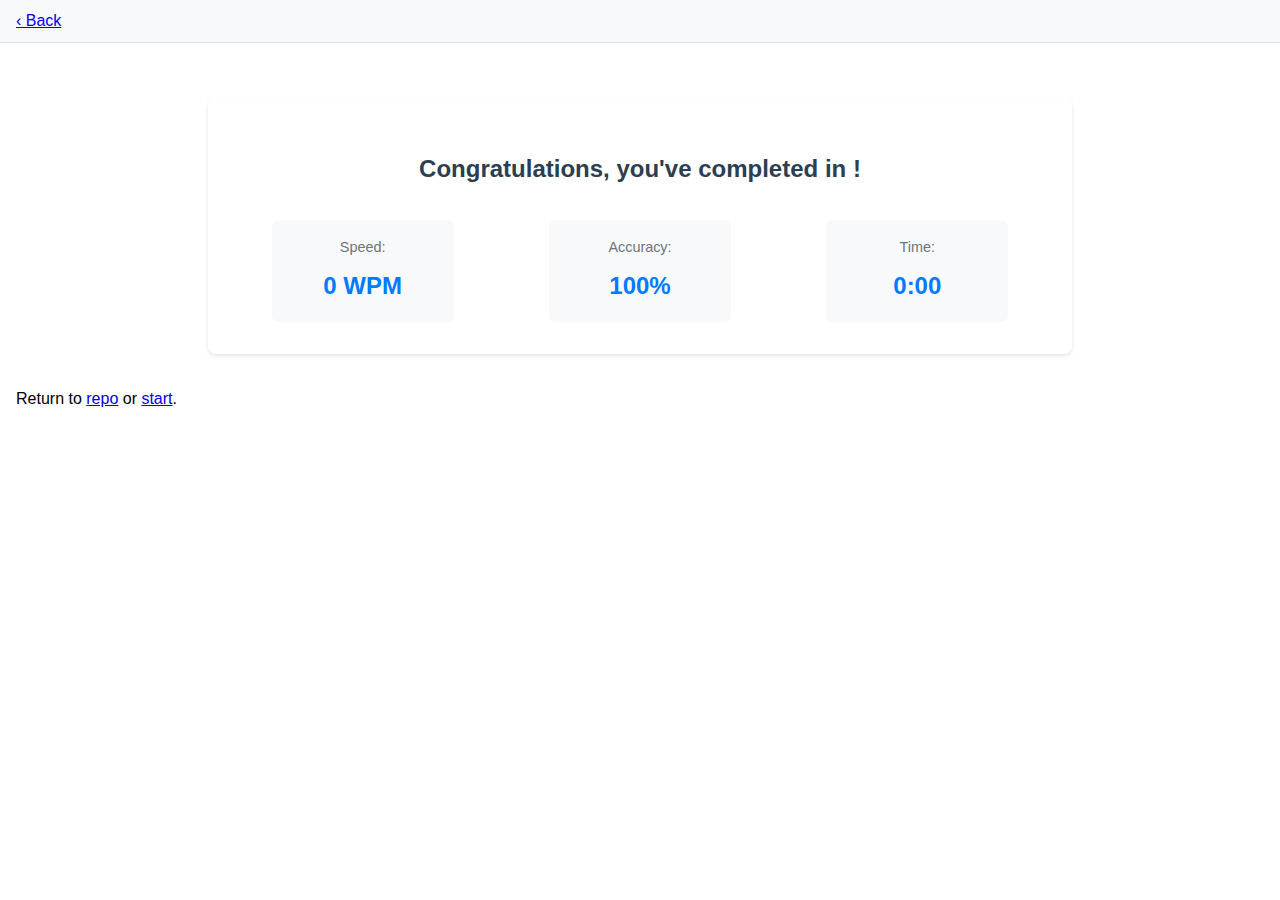
<file: complete.html>
<!DOCTYPE html>
<html lang="en">
<head>
	<meta charset="UTF-8">
	<meta name="viewport" content="width=device-width, initial-scale=1.0">
	<meta name="description" content="Type - A typing practice website for programmers">
	<title>Type</title>
	<link rel="stylesheet" href="css/main.css">
</head>
<body>
	<div id="toolbar">
		<a href="index.html" class="button" id="back">&#8249; Back</a>
	</div>

	<div id="content">
		<p id="congrats"></p>
		<p>Return to <a href="repo.html" id="repo">repo</a> or <a href="index.html">start</a>.</p>
	</div>

	<script src="https://cdnjs.cloudflare.com/ajax/libs/jquery/3.1.1/jquery.min.js"></script>
	<script src="js/complete.js"></script>
</body>
</html>
</file>
<file: css/main.css>
/* General */
body {
	margin: 0;
	padding: 0;
	font-family: -apple-system, BlinkMacSystemFont, "Segoe UI", Roboto, "Helvetica Neue", Arial, sans-serif;
	line-height: 1.6;
}

.error {
	border: 1px solid #dc3545;
	border-radius: 4px;
	background-color: rgba(220, 53, 69, 0.1);
	padding: 1rem;
	font-size: 1.1em;
	color: #dc3545;
	margin: 1rem;
}

/* Type */
.invalid {
	background-color: #dc3545;
	color: white !important;
}

.incomplete {
	color: #6c757d !important;
}

#editor {
	display: none;
	width: 100%;
	height: calc(100vh - 50px);
	margin: 0;
	padding: 0;
}

#toolbar {
	position: fixed;
	left: 0;
	top: 0;
	width: 100%;
	padding: 0.5rem 1rem;
	height: auto;
	background: #f8f9fa;
	border-bottom: 1px solid #dee2e6;
	display: flex;
	align-items: center;
	z-index: 1000;
}

#toolbar button {
	padding: 0.375rem 0.75rem;
	margin-right: 0.5rem;
	border: 1px solid #ced4da;
	border-radius: 4px;
	background: white;
	cursor: pointer;
	transition: all 0.2s;
}

#toolbar button:hover {
	background: #e9ecef;
}

#toolbar select {
	padding: 0.375rem 0.75rem;
	margin-right: 0.5rem;
	border: 1px solid #ced4da;
	border-radius: 4px;
	background: white;
}

#toolbar > #info {
	margin-left: auto;
	color: #495057;
}

#toolbar > #info > #paused {
	font-weight: bold;
	color: #dc3545;
}

#content {
	margin-top: 50px;
	padding: 1rem;
}

#content.paused > .CodeMirror {
	opacity: 0.5;
}

/* Index */
.prev-list {
	padding: 0;
	margin: 0;
	display: flex;
	flex-wrap: wrap;
	gap: 1rem;
}

.prev-list > li {
	flex: 1 1 300px;
	list-style: none;
	padding: 1rem;
	border: 1px solid #dee2e6;
	border-radius: 4px;
	background: white;
	transition: all 0.2s;
}

.prev-list > li:hover {
	box-shadow: 0 2px 4px rgba(0,0,0,0.1);
}

.prev-list > li > a,
.prev-list > li > a:visited {
	text-decoration: none;
	color: #007bff;
}

.prev-list > li > a:hover {
	color: #0056b3;
}

/* Form styles */
form input[type="text"] {
	width: 100%;
	max-width: 400px;
	padding: 0.375rem 0.75rem;
	border: 1px solid #ced4da;
	border-radius: 4px;
	margin-bottom: 1rem;
}

form input[type="submit"] {
	padding: 0.375rem 0.75rem;
	background: #007bff;
	color: white;
	border: none;
	border-radius: 4px;
	cursor: pointer;
	transition: all 0.2s;
}

form input[type="submit"]:hover {
	background: #0056b3;
}

/* Language sections */
.language-sections h3 {
	color: #212529;
	margin: 1.5rem 0 0.5rem;
}

.language-sections ul {
	padding-left: 0;
	list-style: none;
}

.language-sections ul li {
	margin-bottom: 0.5rem;
}

.language-sections ul li a {
	color: #007bff;
	text-decoration: none;
}

.language-sections ul li a:hover {
	color: #0056b3;
	text-decoration: underline;
}

/* Completion page styles */
.completion-stats {
	max-width: 800px;
	margin: 2rem auto;
	padding: 2rem;
	background: white;
	border-radius: 8px;
	box-shadow: 0 2px 4px rgba(0,0,0,0.1);
}

.completion-stats h2 {
	margin-bottom: 2rem;
	color: #2c3e50;
	text-align: center;
}

.stats-container {
	display: flex;
	justify-content: space-around;
	flex-wrap: wrap;
	gap: 2rem;
}

.stat-item {
	text-align: center;
	padding: 1rem;
	min-width: 150px;
	border-radius: 6px;
	background: #f8f9fa;
}

.stat-label {
	display: block;
	font-size: 0.9rem;
	color: #6c757d;
	margin-bottom: 0.5rem;
}

.stat-value {
	display: block;
	font-size: 1.5rem;
	font-weight: bold;
	color: #007bff;
}
</file>
